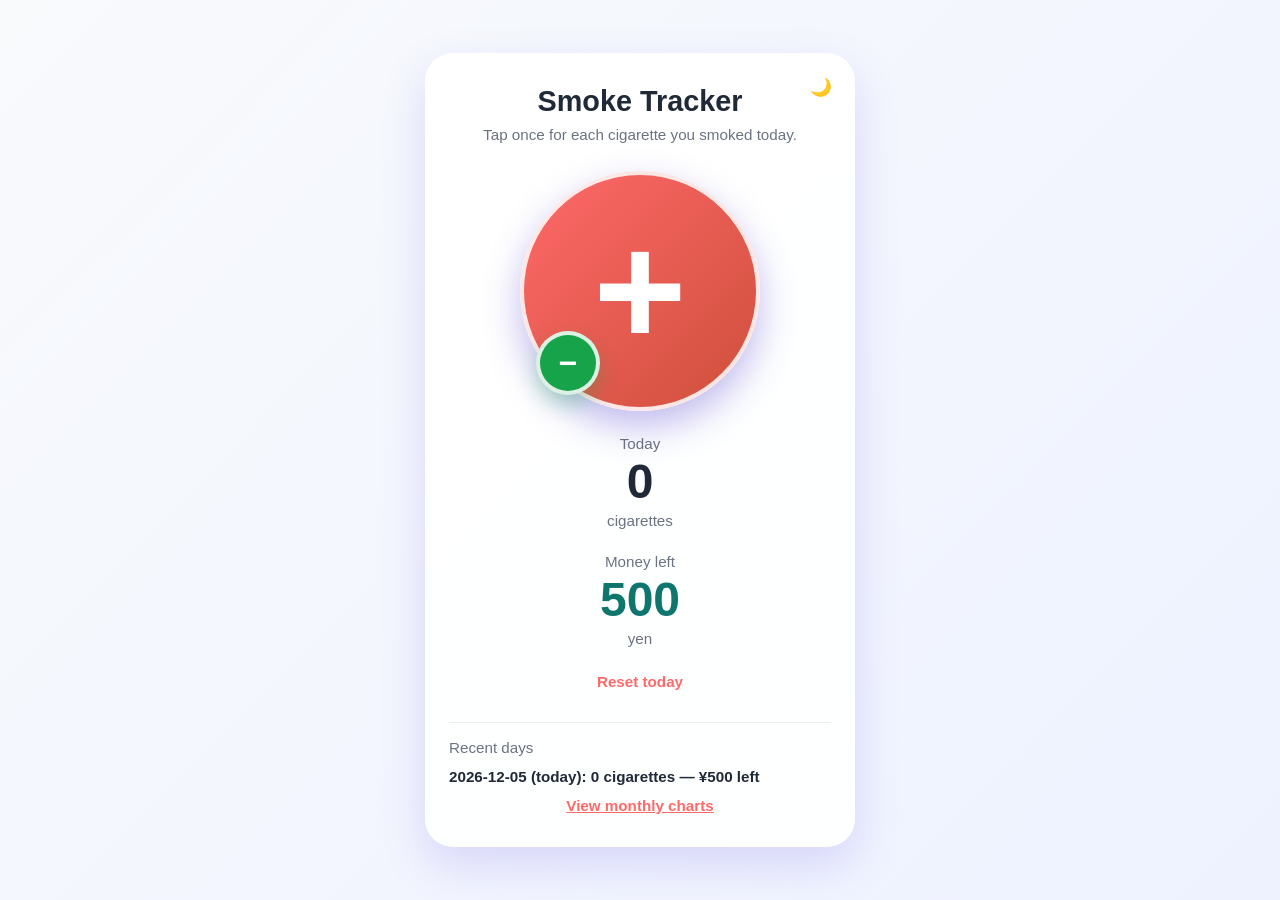
<file: StopSmoking/main/index.html>
<!DOCTYPE html>
<html lang="en">
  <head>
    <meta charset="UTF-8" />
    <meta name="viewport" content="width=device-width, initial-scale=1.0, maximum-scale=1.0, user-scalable=no" />
    <meta name="theme-color" content="#6c5ce7" />
    <title>Stop Smoking Tracker</title>
    <link rel="stylesheet" href="styles.css" />
  </head>
  <body>
    <main class="app-shell">
      <section class="card">
        <button id="themeToggle" class="theme-toggle" aria-label="Toggle dark mode" title="Toggle day/night">🌙</button>
        <h1>Smoke Tracker</h1>
        <p class="subtitle">Tap once for each cigarette you smoked today.</p>

        <div class="count-button-wrapper">
          <button id="countButton" class="count-button" aria-label="Add one cigarette">
            <span class="button-text">+</span>
          </button>
          <button id="removeButton" class="remove-button" aria-label="Remove one cigarette">−</button>
        </div>

        <div class="counter-panel">
          <div class="counter-label">Today</div>
          <div id="counterValue" class="counter-value">0</div>
          <div class="counter-caption">cigarettes</div>
        </div>

        <div class="money-panel">
          <div class="counter-label">Money left</div>
          <div id="moneyValue" class="counter-value money-value">500</div>
          <div class="counter-caption">yen</div>
        </div>

        <button id="resetButton" class="secondary-button">Reset today</button>

        <div class="history-panel">
          <div class="counter-label">Recent days</div>
          <ul id="historyList" class="history-list"></ul>
        </div>
        <div class="charts-link">
          <a href="charts.html" class="secondary-button">View monthly charts</a>
        </div>
      </section>
    </main>

    <script src="script.js"></script>
  </body>
</html>
</file>
<file: StopSmoking/main/styles.css>
:root {
  color-scheme: light;
  --bg: linear-gradient(135deg, #f8fafc 0%, #eef2ff 100%);
  --card: rgba(255, 255, 255, 0.92);
  --primary: #fe6969;
  --primary-dark: #cf4f3b;
  --text: #1f2937;
  --muted: #6b7280;
  --shadow: 0 18px 45px rgba(108, 92, 231, 0.2);
}

* {
  box-sizing: border-box;
}

body {
  margin: 0;
  min-height: 100vh;
  font-family: "Segoe UI", Roboto, Arial, sans-serif;
  background: var(--bg);
  color: var(--text);
  display: flex;
  align-items: center;
  justify-content: center;
  padding: 20px;
}

.app-shell {
  width: min(100%, 430px);
}

.card {
  position: relative;
  background: var(--card);
  backdrop-filter: blur(10px);
  border-radius: 28px;
  box-shadow: var(--shadow);
  padding: 32px 24px;
  text-align: center;
}

/* Theme toggle button */
.theme-toggle {
  position: absolute;
  top: 14px;
  right: 14px;
  width: 40px;
  height: 40px;
  border-radius: 999px;
  border: none;
  background: rgba(255,255,255,0.06);
  color: inherit;
  font-size: 1.1rem;
  display: flex;
  align-items: center;
  justify-content: center;
  cursor: pointer;
  transition: transform 0.12s ease, background 0.18s ease;
}

.theme-toggle:focus {
  outline: 2px solid rgba(99,102,241,0.28);
  outline-offset: 2px;
}

/* Dark theme variables */
[data-theme="dark"] {
  color-scheme: dark;
  --bg: linear-gradient(135deg, #071024 0%, #051018 100%);
  --card: rgba(6, 10, 15, 0.65);
  --primary: #fe6969;
  --primary-dark: #f43f5e;
  --text: #e6eef8;
  --muted: #94a3b8;
  --shadow: 0 18px 45px rgba(2, 6, 23, 0.6);
}

/* Smooth theme transitions */
body, .card {
  transition: background 0.28s ease, color 0.22s ease;
}

h1 {
  margin: 0 0 8px;
  font-size: 1.8rem;
}

.subtitle {
  margin: 0 0 28px;
  color: var(--muted);
  font-size: 0.95rem;
}

.count-button-wrapper {
  position: relative;
  width: min(70vw, 240px);
  margin: 0 auto 24px;
}

.count-button {
  width: 100%;
  aspect-ratio: 1;
  border: 4px solid rgba(255, 255, 255, 0.85);
  border-radius: 50%;
  background: linear-gradient(135deg, var(--primary) 0%, var(--primary-dark) 100%);
  color: white;
  font-size: 10rem;
  font-weight: 700;
  box-shadow: 0 16px 36px rgba(76, 59, 207, 0.35);
  cursor: pointer;
  transition: transform 0.15s ease, box-shadow 0.2s ease;
  display: flex;
  align-items: center;
  justify-content: center;
}

.remove-button {
  position: absolute;
  left: 16px;
  bottom: 16px;
  width: 64px;
  height: 64px;
  border: 4px solid rgba(255, 255, 255, 0.85);
  border-radius: 50%;
  background: #16a34a;
  color: white;
  font-size: 2rem;
  font-weight: 700;
  cursor: pointer;
  box-shadow: 0 10px 20px rgba(22, 163, 74, 0.28);
  transition: transform 0.15s ease, box-shadow 0.2s ease;
  display: flex;
  align-items: center;
  justify-content: center;
}

.remove-button:active {
  transform: scale(0.96);
  box-shadow: 0 8px 16px rgba(22, 163, 74, 0.22);
}

.count-button:active {
  transform: scale(0.96);
  box-shadow: 0 10px 24px rgba(76, 59, 207, 0.25);
}

.counter-panel {
  margin-bottom: 18px;
}

.money-panel {
  margin-bottom: 18px;
  padding-top: 6px;
}

.counter-label {
  font-size: 0.95rem;
  color: var(--muted);
  margin-bottom: 6px;
}

.counter-value {
  font-size: 3rem;
  font-weight: 800;
  line-height: 1;
}

.money-value {
  color: #0f766e;
}

.counter-caption {
  margin-top: 6px;
  color: var(--muted);
  font-size: 0.95rem;
}

.secondary-button {
  border: none;
  background: transparent;
  color: var(--primary);
  font-size: 0.95rem;
  font-weight: 600;
  cursor: pointer;
  padding: 8px 12px;
}

.secondary-button:hover {
  text-decoration: underline;
}

.history-panel {
  text-align: left;
  margin-top: 24px;
  padding-top: 16px;
  border-top: 1px solid rgba(31, 41, 55, 0.08);
}

.history-list {
  list-style: none;
  padding: 0;
  margin: 12px 0 0;
  color: var(--text);
  font-size: 0.95rem;
}

.history-list li {
  margin-bottom: 10px;
}

.history-list li.today {
  font-weight: 700;
}

.charts-link {
  margin-top: 12px;
}

.chart-controls {
  display: flex;
  flex-wrap: wrap;
  gap: 12px;
  justify-content: center;
  align-items: center;
  margin-top: 8px;
}

.chart-controls .active-month {
  background: rgba(99, 102, 241, 0.1);
  color: #1f2937;
  border-radius: 999px;
  padding: 8px 14px;
  font-size: 0.95rem;
  border: 1px solid rgba(99, 102, 241, 0.24);
}

.chart-block.single-chart {
  min-height: 360px;
}

@media (max-width: 799px) {
  .chart-block.single-chart {
    height: 62vh;
  }
}

.charts-container {
  display: flex;
  flex-direction: column;
  gap: 18px;
  margin-top: 8px;
  overflow-y: auto;
  -webkit-overflow-scrolling: touch;
  scroll-snap-type: y mandatory;
  max-height: calc(100vh - 240px);
  padding-bottom: 18px;
}

.chart-block {
  height: 60vh;
  min-height: 220px;
  scroll-snap-align: center;
}

@media (min-width: 800px) {
  .charts-container {
    display: grid;
    grid-template-columns: 1fr 1fr 1fr;
    gap: 18px;
    overflow: visible;
    max-height: none;
  }

  .chart-block {
    height: 220px;
  }
}

@media (max-width: 480px) {
  .card {
    padding: 28px 18px;
  }

  .count-button {
    width: min(78vw, 220px);
    font-size: 1.8rem;
  }
}
</file>
